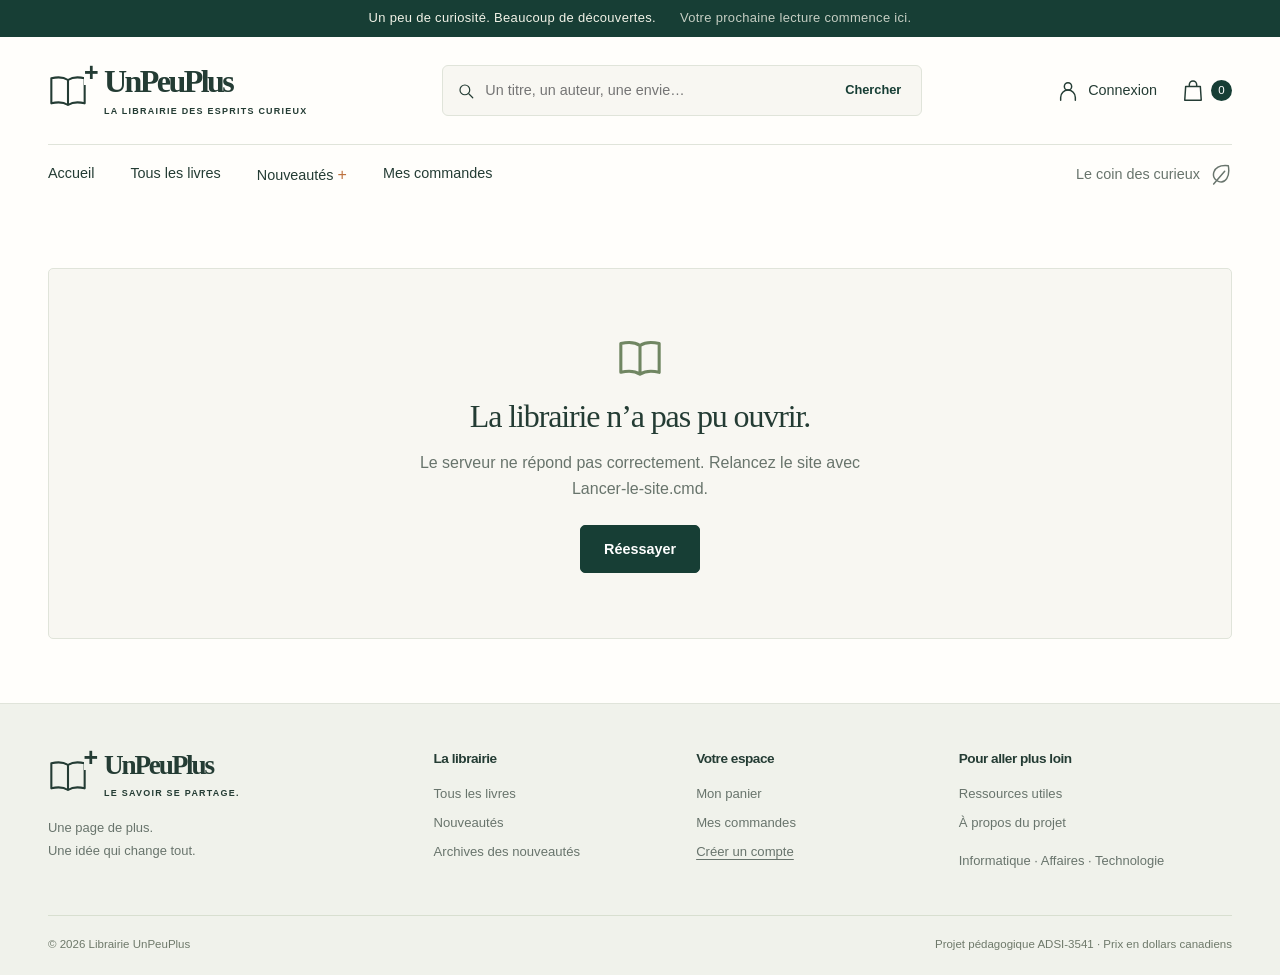
<file: UnPeuPlus/index.html>
<!doctype html>
<html lang="fr-CA">
<head>
  <meta charset="utf-8">
  <meta name="viewport" content="width=device-width, initial-scale=1">
  <meta name="theme-color" content="#173e35">
  <meta name="description" content="UnPeuPlus, votre librairie pour apprendre, entreprendre et comprendre. Explorez nos livres en informatique, affaires et technologie.">
  <title>UnPeuPlus — Une page de plus, un monde en plus.</title>
  <link rel="icon" href="assets/favicon.svg" type="image/svg+xml">
  <link rel="stylesheet" href="assets/styles.css">
  <script src="assets/app.js" defer></script>
</head>
<body>
  <a class="skip-link" href="#contenu">Aller au contenu</a>
  <svg class="icon-library" xmlns="http://www.w3.org/2000/svg" aria-hidden="true">
    <symbol id="i-book" viewBox="0 0 24 24"><path d="M12 6c-3-2-6-2-10-1v15c4-1 7-1 10 1 3-2 6-2 10-1V5c-4-1-7-1-10 1Zm0 0v15"/></symbol>
    <symbol id="i-search" viewBox="0 0 24 24"><circle cx="10.5" cy="10.5" r="6.5"/><path d="m16 16 5 5"/></symbol>
    <symbol id="i-user" viewBox="0 0 24 24"><circle cx="12" cy="7" r="4"/><path d="M4 22v-3a8 8 0 0 1 16 0v3"/></symbol>
    <symbol id="i-bag" viewBox="0 0 24 24"><path d="M4 7h16l1 15H3L4 7Zm4 0V5a4 4 0 0 1 8 0v2"/></symbol>
    <symbol id="i-code" viewBox="0 0 24 24"><path d="m7 6-6 6 6 6m10-12 6 6-6 6M14 3l-4 18"/></symbol>
    <symbol id="i-briefcase" viewBox="0 0 24 24"><rect x="2" y="7" width="20" height="15" rx="2"/><path d="M8 7V3h8v4M2 12c7 4 13 4 20 0M12 12v5"/></symbol>
    <symbol id="i-cpu" viewBox="0 0 24 24"><rect x="5" y="5" width="14" height="14" rx="2"/><path d="M9 1v4m6-4v4M9 19v4m6-4v4M1 9h4m-4 6h4m14-6h4m-4 6h4M9 9h6v6H9z"/></symbol>
    <symbol id="i-check" viewBox="0 0 24 24"><path d="m4 12 5 5L20 6"/></symbol>
    <symbol id="i-close" viewBox="0 0 24 24"><path d="m5 5 14 14M19 5 5 19"/></symbol>
    <symbol id="i-plus" viewBox="0 0 24 24"><path d="M12 4v16M4 12h16"/></symbol>
    <symbol id="i-minus" viewBox="0 0 24 24"><path d="M4 12h16"/></symbol>
    <symbol id="i-leaf" viewBox="0 0 24 24"><path d="M20 3C2 1 0 17 9 20c8 3 13-5 11-17ZM4 23 16 9"/></symbol>
    <symbol id="i-clock" viewBox="0 0 24 24"><circle cx="12" cy="12" r="10"/><path d="M12 5v7l4 3"/></symbol>
  </svg>
  <div class="announcement">Un peu de curiosité. Beaucoup de découvertes. <span>Votre prochaine lecture commence ici.</span></div>
  <header class="site-header">
    <div class="header-main wrap">
      <a class="brand" href="#accueil" aria-label="UnPeuPlus, accueil"><span class="brand-mark"><svg class="icon"><use href="#i-book"/></svg><b>+</b></span><span>UnPeuPlus<small>LA LIBRAIRIE DES ESPRITS CURIEUX</small></span></a>
      <form id="global-search" class="global-search" role="search"><svg class="icon"><use href="#i-search"/></svg><label class="sr-only" for="search">Rechercher un livre, un auteur ou un ISBN</label><input id="search" name="q" placeholder="Un titre, un auteur, une envie…" type="search" maxlength="150"><button type="submit" aria-label="Rechercher">Chercher</button></form>
      <div class="header-actions"><button id="account-button" class="account-button"><svg class="icon"><use href="#i-user"/></svg><span>Connexion</span></button><a class="cart-button" href="#panier" aria-label="Panier"><svg class="icon"><use href="#i-bag"/></svg><span id="cart-count">0</span></a></div>
    </div>
    <nav class="main-nav wrap" aria-label="Navigation principale"><div><a href="#accueil" data-nav="accueil">Accueil</a><a href="#livres" data-nav="livres">Tous les livres</a><a href="#nouveautes" data-nav="nouveautes">Nouveautés <span class="tiny-plus">+</span></a><a href="#compte" data-nav="compte">Mes commandes</a></div><a href="#ressources" data-nav="ressources">Le coin des curieux <svg class="icon"><use href="#i-leaf"/></svg></a></nav>
  </header>
  <main id="contenu" tabindex="-1"><div class="loading wrap" role="status">La bibliothèque ouvre ses portes…</div></main>
  <footer class="site-footer"><div class="wrap footer-grid"><div><a class="brand footer-brand" href="#accueil"><span class="brand-mark"><svg class="icon"><use href="#i-book"/></svg><b>+</b></span><span>UnPeuPlus<small>LE SAVOIR SE PARTAGE.</small></span></a><p>Une page de plus.<br>Une idée qui change tout.</p></div><div><h2>La librairie</h2><a href="#livres">Tous les livres</a><a href="#nouveautes">Nouveautés</a><a href="#archives">Archives des nouveautés</a></div><div><h2>Votre espace</h2><a href="#panier">Mon panier</a><a href="#compte">Mes commandes</a><button class="text-button" data-auth="register">Créer un compte</button></div><div><h2>Pour aller plus loin</h2><a href="#ressources">Ressources utiles</a><a href="remise.html">À propos du projet</a><p>Informatique · Affaires · Technologie</p></div></div><div class="wrap footer-bottom"><span>© <span id="year"></span> Librairie UnPeuPlus</span><span>Projet pédagogique ADSI-3541 · Prix en dollars canadiens</span></div></footer>
  <dialog id="auth-dialog" aria-labelledby="auth-title"><button class="close-dialog icon-button" aria-label="Fermer la fenêtre"><svg class="icon"><use href="#i-close"/></svg></button><div id="auth-content"></div></dialog>
  <div id="toast" class="toast" role="status" aria-live="polite"></div>
  <noscript><p class="notice">Activez JavaScript pour consulter le catalogue et utiliser votre espace client.</p></noscript>
</body>
</html>
</file>
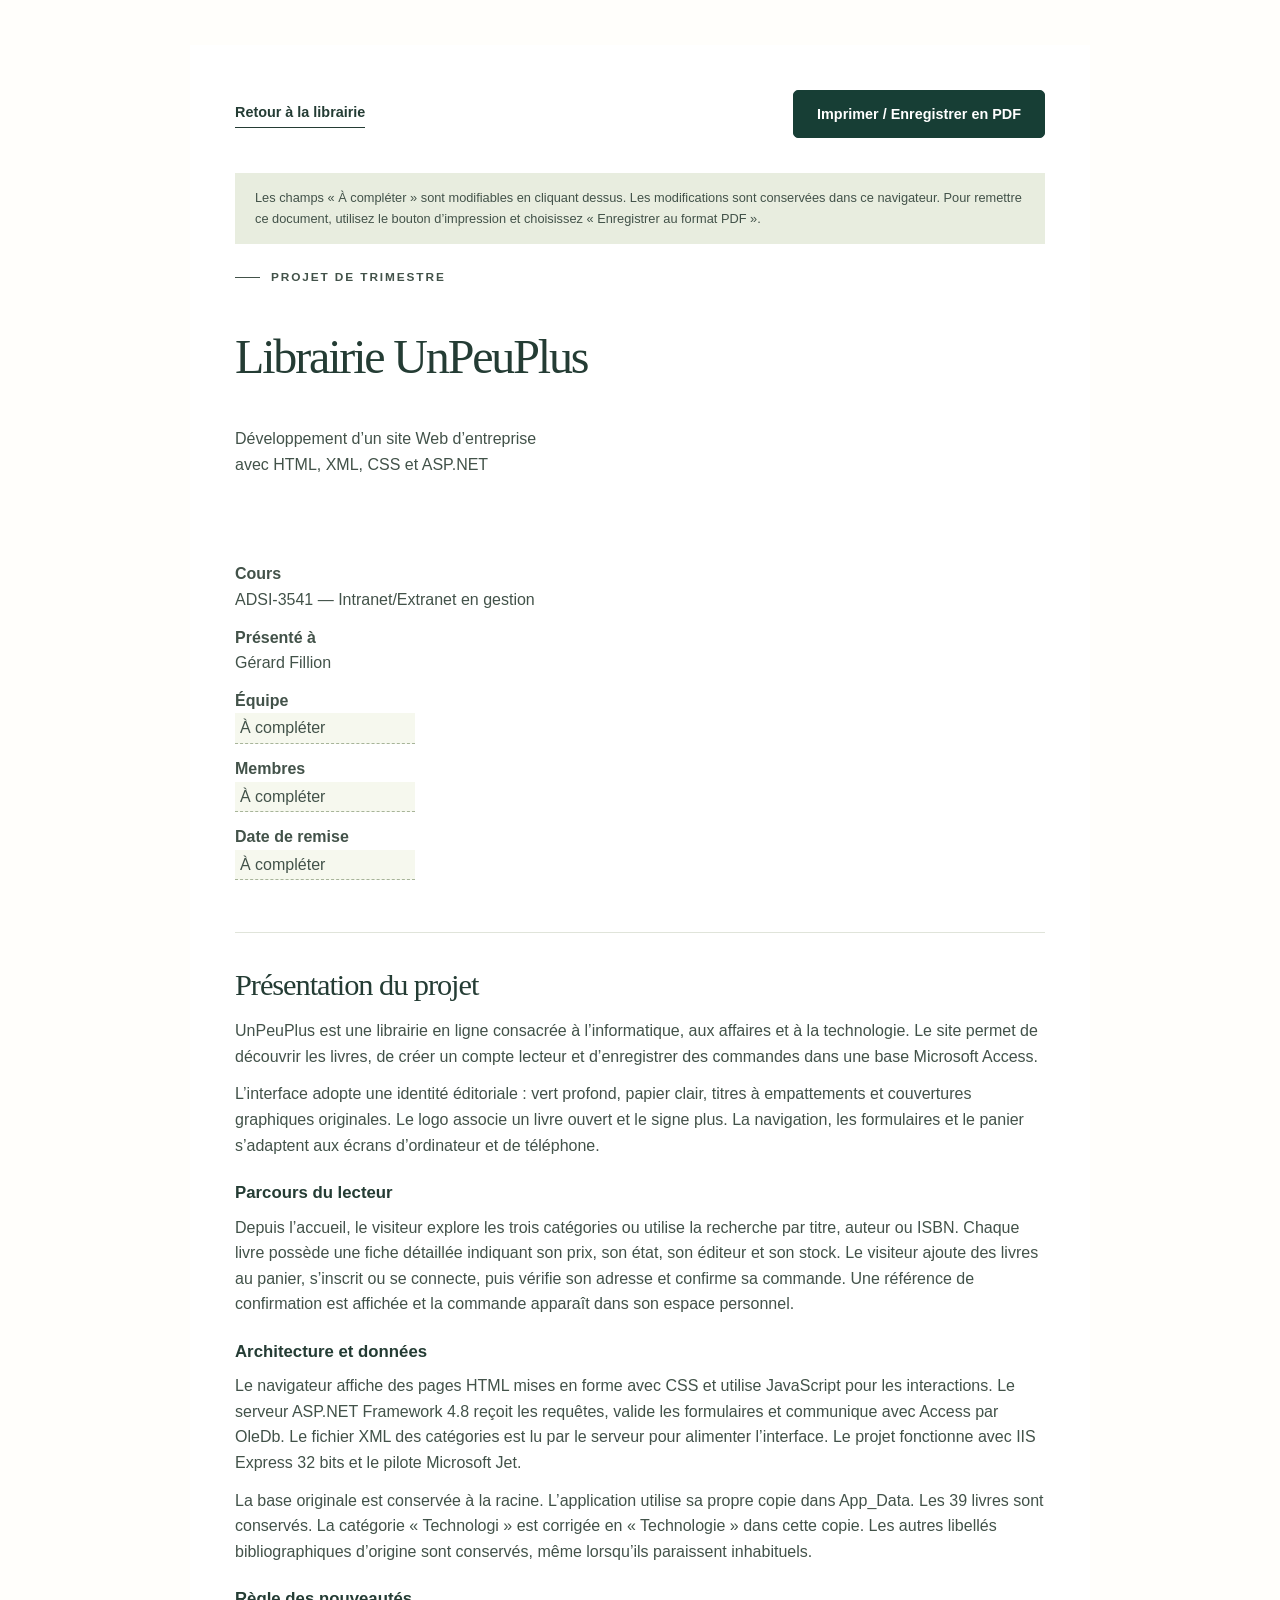
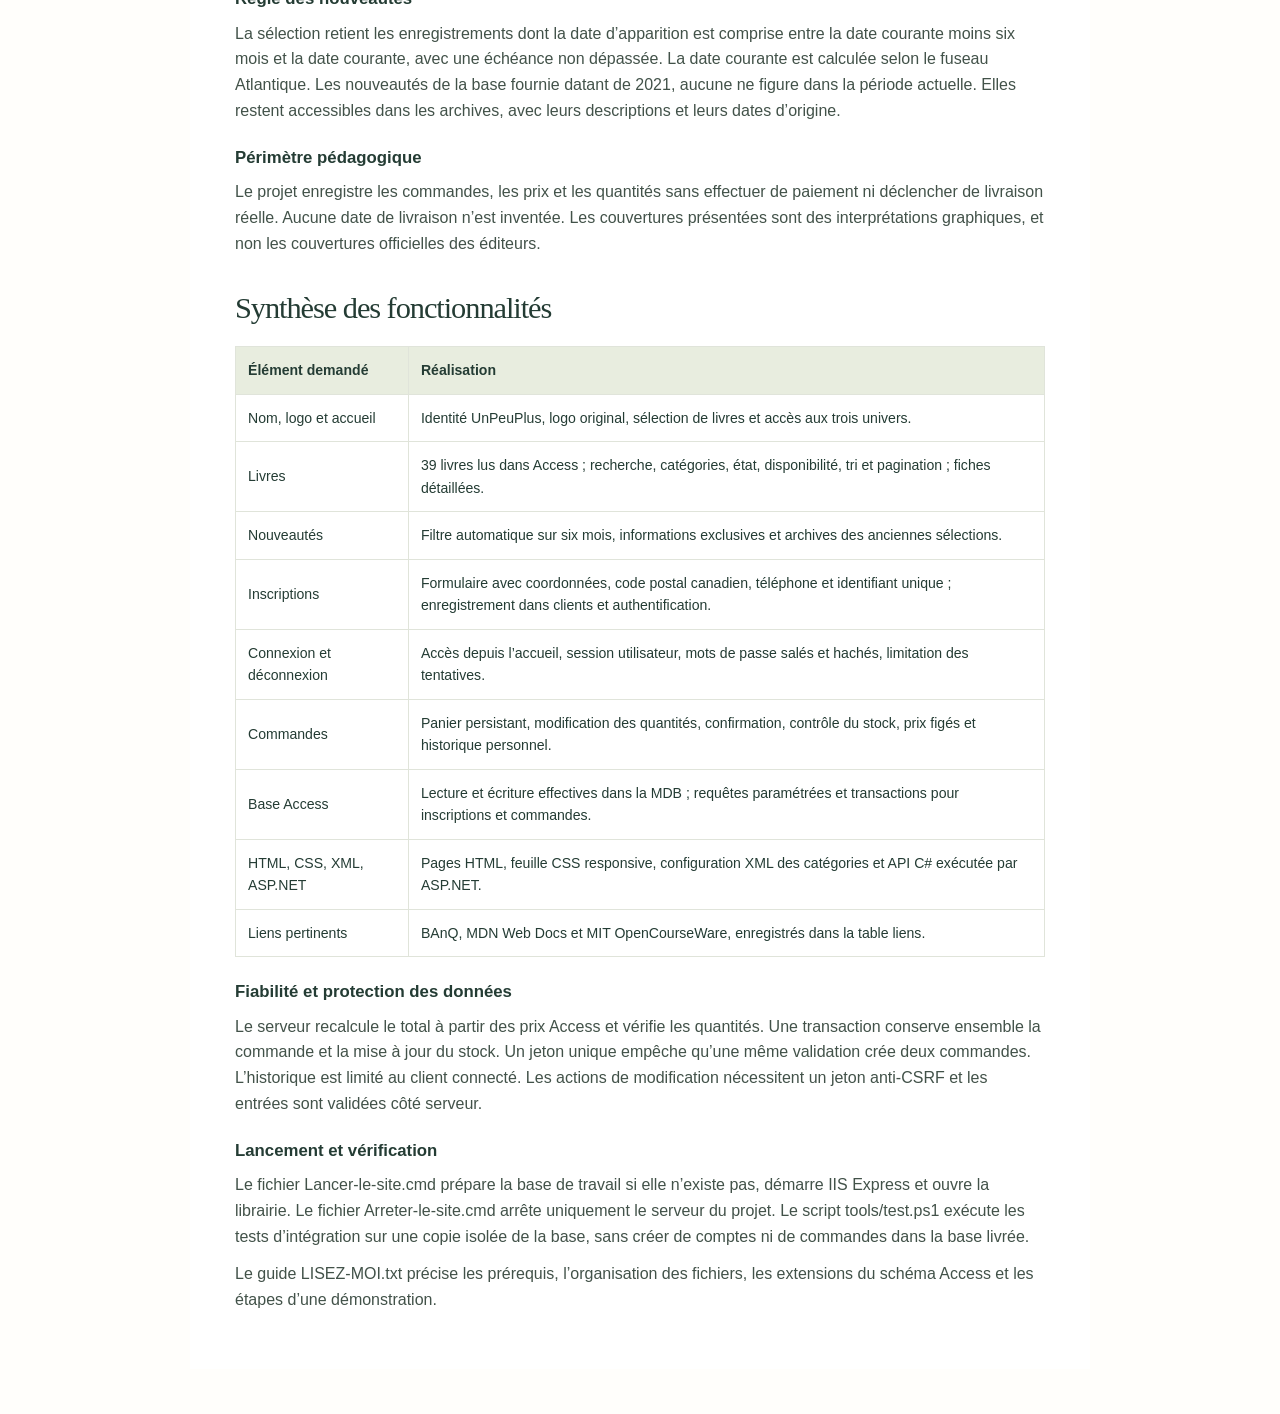
<file: UnPeuPlus/remise.html>
<!doctype html>
<html lang="fr-CA"><head><meta charset="utf-8"><meta name="viewport" content="width=device-width,initial-scale=1"><title>Présentation du projet — Librairie UnPeuPlus</title><link rel="stylesheet" href="assets/styles.css"><link rel="icon" href="assets/favicon.svg"><script src="assets/remise.js" defer></script></head>
<body><main class="project-document">
  <div class="print-toolbar"><a class="text-link" href="index.html">Retour à la librairie</a><button class="button" id="print-document">Imprimer / Enregistrer en PDF</button></div>
  <p class="edit-instruction">Les champs « À compléter » sont modifiables en cliquant dessus. Les modifications sont conservées dans ce navigateur. Pour remettre ce document, utilisez le bouton d’impression et choisissez « Enregistrer au format PDF ».</p>
  <section class="cover-page"><p class="eyebrow">Projet de trimestre</p><h1>Librairie UnPeuPlus</h1><p>Développement d’un site Web d’entreprise<br>avec HTML, XML, CSS et ASP.NET</p><div class="doc-meta"><p><strong>Cours</strong><br>ADSI-3541 — Intranet/Extranet en gestion</p><p><strong>Présenté à</strong><br>Gérard Fillion</p><p><strong>Équipe</strong><br><span contenteditable="true" role="textbox" aria-label="Nom de l’équipe" data-edit="equipe">À compléter</span></p><p><strong>Membres</strong><br><span contenteditable="true" role="textbox" aria-label="Membres de l’équipe" data-edit="membres">À compléter</span></p><p><strong>Date de remise</strong><br><span contenteditable="true" role="textbox" aria-label="Date de remise" data-edit="date">À compléter</span></p></div></section>
  <section class="project-page"><h2>Présentation du projet</h2><p>UnPeuPlus est une librairie en ligne consacrée à l’informatique, aux affaires et à la technologie. Le site permet de découvrir les livres, de créer un compte lecteur et d’enregistrer des commandes dans une base Microsoft Access.</p><p>L’interface adopte une identité éditoriale : vert profond, papier clair, titres à empattements et couvertures graphiques originales. Le logo associe un livre ouvert et le signe plus. La navigation, les formulaires et le panier s’adaptent aux écrans d’ordinateur et de téléphone.</p><h3>Parcours du lecteur</h3><p>Depuis l’accueil, le visiteur explore les trois catégories ou utilise la recherche par titre, auteur ou ISBN. Chaque livre possède une fiche détaillée indiquant son prix, son état, son éditeur et son stock. Le visiteur ajoute des livres au panier, s’inscrit ou se connecte, puis vérifie son adresse et confirme sa commande. Une référence de confirmation est affichée et la commande apparaît dans son espace personnel.</p><h3>Architecture et données</h3><p>Le navigateur affiche des pages HTML mises en forme avec CSS et utilise JavaScript pour les interactions. Le serveur ASP.NET Framework 4.8 reçoit les requêtes, valide les formulaires et communique avec Access par OleDb. Le fichier XML des catégories est lu par le serveur pour alimenter l’interface. Le projet fonctionne avec IIS Express 32 bits et le pilote Microsoft Jet.</p><p>La base originale est conservée à la racine. L’application utilise sa propre copie dans App_Data. Les 39 livres sont conservés. La catégorie « Technologi » est corrigée en « Technologie » dans cette copie. Les autres libellés bibliographiques d’origine sont conservés, même lorsqu’ils paraissent inhabituels.</p><h3>Règle des nouveautés</h3><p>La sélection retient les enregistrements dont la date d’apparition est comprise entre la date courante moins six mois et la date courante, avec une échéance non dépassée. La date courante est calculée selon le fuseau Atlantique. Les nouveautés de la base fournie datant de 2021, aucune ne figure dans la période actuelle. Elles restent accessibles dans les archives, avec leurs descriptions et leurs dates d’origine.</p><h3>Périmètre pédagogique</h3><p>Le projet enregistre les commandes, les prix et les quantités sans effectuer de paiement ni déclencher de livraison réelle. Aucune date de livraison n’est inventée. Les couvertures présentées sont des interprétations graphiques, et non les couvertures officielles des éditeurs.</p></section>
  <section><h2>Synthèse des fonctionnalités</h2><table><thead><tr><th>Élément demandé</th><th>Réalisation</th></tr></thead><tbody><tr><td>Nom, logo et accueil</td><td>Identité UnPeuPlus, logo original, sélection de livres et accès aux trois univers.</td></tr><tr><td>Livres</td><td>39 livres lus dans Access ; recherche, catégories, état, disponibilité, tri et pagination ; fiches détaillées.</td></tr><tr><td>Nouveautés</td><td>Filtre automatique sur six mois, informations exclusives et archives des anciennes sélections.</td></tr><tr><td>Inscriptions</td><td>Formulaire avec coordonnées, code postal canadien, téléphone et identifiant unique ; enregistrement dans clients et authentification.</td></tr><tr><td>Connexion et déconnexion</td><td>Accès depuis l’accueil, session utilisateur, mots de passe salés et hachés, limitation des tentatives.</td></tr><tr><td>Commandes</td><td>Panier persistant, modification des quantités, confirmation, contrôle du stock, prix figés et historique personnel.</td></tr><tr><td>Base Access</td><td>Lecture et écriture effectives dans la MDB ; requêtes paramétrées et transactions pour inscriptions et commandes.</td></tr><tr><td>HTML, CSS, XML, ASP.NET</td><td>Pages HTML, feuille CSS responsive, configuration XML des catégories et API C# exécutée par ASP.NET.</td></tr><tr><td>Liens pertinents</td><td>BAnQ, MDN Web Docs et MIT OpenCourseWare, enregistrés dans la table liens.</td></tr></tbody></table><h3>Fiabilité et protection des données</h3><p>Le serveur recalcule le total à partir des prix Access et vérifie les quantités. Une transaction conserve ensemble la commande et la mise à jour du stock. Un jeton unique empêche qu’une même validation crée deux commandes. L’historique est limité au client connecté. Les actions de modification nécessitent un jeton anti-CSRF et les entrées sont validées côté serveur.</p><h3>Lancement et vérification</h3><p>Le fichier Lancer-le-site.cmd prépare la base de travail si elle n’existe pas, démarre IIS Express et ouvre la librairie. Le fichier Arreter-le-site.cmd arrête uniquement le serveur du projet. Le script tools/test.ps1 exécute les tests d’intégration sur une copie isolée de la base, sans créer de comptes ni de commandes dans la base livrée.</p><p>Le guide LISEZ-MOI.txt précise les prérequis, l’organisation des fichiers, les extensions du schéma Access et les étapes d’une démonstration.</p></section>
</main></body></html>
</file>
<file: UnPeuPlus/assets/styles.css>
@charset "UTF-8";
:root{--forest:#173e35;--deep:#102e28;--ink:#243c34;--muted:#68746c;--cream:#f8f7f2;--paper:#fffefb;--line:#e0e4da;--sage:#e8eddf;--lime:#dce6b9;--gold:#bd723f;--serif:Georgia,'Times New Roman',serif;--sans:'Segoe UI',Arial,sans-serif}
*{box-sizing:border-box}html{scroll-behavior:smooth}body{margin:0;background:var(--paper);color:var(--ink);font:16px/1.6 var(--sans)}button,input,select{font:inherit}button,a,input,select{-webkit-tap-highlight-color:transparent}button,a{touch-action:manipulation}button{cursor:pointer}button:disabled{cursor:not-allowed;opacity:.55}a{color:inherit;text-decoration:none}button{color:inherit}button,input,select{border-radius:6px}a,button,input,select{outline-offset:5px}a:focus-visible,button:focus-visible,input:focus-visible,select:focus-visible{outline:3px solid #a66e2d}h1,h2,h3,p{margin:0}h1,h2,h3{line-height:1.15}h1,h2{font-family:var(--serif);font-weight:400}h1{font-size:clamp(2.5rem,4.8vw,4.6rem);letter-spacing:-.045em}h2{font-size:clamp(1.9rem,3vw,2.65rem);letter-spacing:-.035em}h3{font-size:1.05rem}p{color:var(--muted)}.wrap{width:min(1280px,calc(100% - 96px));margin-inline:auto}.icon{width:22px;height:22px;fill:none;stroke:currentColor;stroke-width:1.6;stroke-linecap:round;stroke-linejoin:round;flex-shrink:0;vertical-align:middle}.icon-library,.sr-only{position:absolute;width:1px;height:1px;overflow:hidden;clip:rect(0,0,0,0);white-space:nowrap}.skip-link{position:fixed;z-index:100;top:-70px;left:20px;background:white;padding:12px}.skip-link:focus{top:8px}.announcement{background:var(--forest);text-align:center;color:#f2f3e8;padding:8px 20px;font-size:.81rem;letter-spacing:.025em}.announcement span{opacity:.8;margin-left:20px}.site-header{background:var(--paper)}.header-main{display:flex;align-items:center;justify-content:space-between;gap:40px;padding-top:27px;padding-bottom:26px}.brand{display:inline-flex;align-items:center;gap:12px;flex-shrink:0;font-family:var(--serif);font-size:2rem;font-weight:bold;letter-spacing:-.08em;line-height:1.1}.brand small{display:block;font:600 .56rem/1.3 var(--sans);letter-spacing:.14em;margin-top:7px}.brand-mark{position:relative;width:44px;height:42px}.brand-mark>.icon{width:40px;height:40px;stroke-width:1.25}.brand-mark b{position:absolute;right:-4px;top:-10px;font:700 25px var(--sans);background:var(--paper);line-height:1}.global-search{display:flex;align-items:center;background:var(--cream);border:1px solid var(--line);border-radius:6px;max-width:480px;flex:1;padding:0 14px;gap:10px}.global-search input{min-width:0;flex:1;border:0;background:transparent;padding:13px 0;font-size:.9rem;outline-offset:0}.global-search button{border:0;background:transparent;font-size:.8rem;color:var(--forest);font-weight:600}.global-search .icon{width:18px}.header-actions{display:flex;gap:25px;align-items:center}.account-button{display:flex;gap:9px;align-items:center;border:0;background:transparent;font-size:.9rem;padding:8px 0}.cart-button{display:flex;align-items:center;gap:7px}.cart-button span{background:var(--forest);color:white;border-radius:50%;min-width:21px;height:21px;text-align:center;line-height:21px;font-size:.72rem}.main-nav{display:flex;align-items:center;justify-content:space-between;border-top:1px solid var(--line);padding-top:0;padding-bottom:0;font-size:.9rem}.main-nav>div{display:flex;gap:36px}.main-nav a{padding:17px 0;position:relative;white-space:nowrap}.main-nav a[aria-current=page]{color:var(--forest);font-weight:600}.main-nav a[aria-current=page]:after{content:'';position:absolute;height:2px;background:var(--forest);bottom:0;left:0;right:0}.main-nav>a{color:var(--muted);display:flex;gap:10px;align-items:center}.tiny-plus{font-size:1rem;color:var(--gold)}
.hero{background:#ecefe5;position:relative;overflow:hidden;border-top:1px solid #e5e9dd}.hero-inner{display:grid;grid-template-columns:1fr 1fr;min-height:505px;align-items:center;gap:30px}.hero-copy{padding:50px 0 55px;position:relative;z-index:2}.eyebrow{font-size:.74rem;text-transform:uppercase;letter-spacing:.16em;font-weight:700;color:var(--forest);display:flex;align-items:center;gap:11px;margin-bottom:20px}.eyebrow:before{content:'';width:25px;height:1px;background:currentColor}.hero h1{max-width:600px}.hero h1 em{font-weight:400;color:#5a7659}.hero-copy>p{max-width:420px;font-size:1rem;line-height:1.8;margin:24px 0 30px}.button-row{display:flex;gap:16px;align-items:center;flex-wrap:wrap}.button{display:inline-flex;gap:10px;align-items:center;justify-content:center;background:var(--forest);color:#fff;padding:13px 23px;border:1px solid var(--forest);font-size:.9rem;font-weight:600;line-height:1.4;border-radius:5px;transition:background .2s,transform .2s}.button:hover{background:#245343;transform:translateY(-1px)}.button.secondary{background:transparent;color:var(--forest);border-color:#9baa95}.button.secondary:hover{background:#e3e9d9}.button.light{background:var(--lime);color:var(--forest);border-color:var(--lime)}.button.small{padding:9px 16px;font-size:.84rem}.text-link{font-size:.9rem;border-bottom:1px solid currentColor;padding-bottom:3px;font-weight:600}.hero-note{margin-top:27px;display:flex;align-items:center;gap:9px;font-size:.8rem;color:#5d715e}.hero-note .icon{width:17px}.hero-art{height:470px;position:relative;align-self:end;isolation:isolate}.hero-art:before{content:'';position:absolute;width:430px;height:430px;border:1px solid #bfcdb6;border-radius:50%;left:40px;top:30px}.hero-art:after{content:'';position:absolute;width:330px;height:330px;border:1px solid #ced7c5;border-radius:50%;left:90px;top:80px;z-index:-1}.art-shelf{position:absolute;left:0;right:-80px;bottom:35px;height:22px;border-radius:50%;background:#b6c0a5;filter:blur(20px);opacity:.4}.hero-book{position:absolute;width:188px;height:278px;box-shadow:9px 12px 12px #1b352b23;transform-origin:bottom center;border-radius:2px 6px 6px 2px;display:flex;flex-direction:column;padding:23px 21px;border-left:8px solid #ffffff12;text-align:left;overflow:hidden}.hero-book:after{content:'';position:absolute;right:1px;top:0;height:100%;width:5px;background:repeating-linear-gradient(0deg,#eee6d8 0px,#eee6d8 1px,#cbc4b7 2px);border-left:1px solid #0002}.hero-book .mini{font-size:9px;letter-spacing:.11em;font-family:var(--sans);text-transform:uppercase}.hero-book strong{font:400 30px/1.04 var(--serif);margin-top:22px;letter-spacing:-.035em}.hero-book .byline{font-size:10px;position:absolute;bottom:20px;left:20px}.hero-book.one{left:24px;bottom:65px;background:#d8ac75;color:#314735;transform:rotate(-15deg);z-index:1}.hero-book.two{left:176px;bottom:61px;background:#204d40;color:#f8efd8;transform:rotate(4deg);z-index:3;height:310px;width:206px}.hero-book.three{left:337px;bottom:68px;background:#e8d9c7;color:#9f553a;transform:rotate(17deg);z-index:2;width:180px;height:254px}.book-orbit{width:128px;height:128px;border:1px solid currentColor;border-radius:50%;position:absolute;bottom:48px;left:32px}.book-orbit:after,.book-orbit:before{content:'';position:absolute;inset:14px;border:1px solid currentColor;border-radius:50%}.book-orbit:after{inset:29px}.hero-book.one .book-orbit{border-radius:0;transform:rotate(35deg);width:80px;height:80px;left:50px;bottom:57px}.hero-book.three .book-orbit{width:100px;height:100px;left:40px;bottom:50px}.art-label{position:absolute;right:0;top:25px;font:italic 17px var(--serif);transform:rotate(8deg);color:#617058}.art-star{font:52px var(--serif);position:absolute;left:83px;top:23px;color:#8c9b70}.art-caption{position:absolute;right:0;bottom:15px;font-size:.68rem;color:#5c6c5c;letter-spacing:.04em}
.values-strip{border-bottom:1px solid var(--line);background:#fafaf6}.values-inner{display:grid;grid-template-columns:repeat(3,1fr);padding-top:20px;padding-bottom:20px}.value{display:flex;gap:13px;align-items:center;justify-content:center;font-size:.83rem}.value+.value{border-left:1px solid var(--line)}.value .icon{color:#637d53}.section{padding-top:64px;padding-bottom:64px}.section-head{display:flex;justify-content:space-between;align-items:end;gap:20px;margin-bottom:28px}.section-head p{margin-top:10px;font-size:.94rem}.section-head .eyebrow{margin-bottom:10px}.category-grid{display:grid;grid-template-columns:repeat(3,1fr);gap:22px}.category-card{display:flex;align-items:center;gap:19px;border:1px solid var(--line);padding:25px 24px;transition:background .2s,border-color .2s;background:#fff}.category-card:hover{background:var(--cream);border-color:#80977c}.category-card .category-icon{height:54px;width:54px;border-radius:50%;background:#edf0e6;display:grid;place-items:center;flex-shrink:0}.category-card:nth-child(2) .category-icon{background:#f5ede0;color:#936d39}.category-card:nth-child(3) .category-icon{background:#e8edf0;color:#517780}.category-card h3{font-family:var(--serif);font-weight:400;font-size:1.45rem}.category-card p{font-size:.8rem;margin-top:4px}.selection-section{background:var(--cream);border-top:1px solid #f0f0e9;border-bottom:1px solid #f0f0e9}.books-grid{display:grid;grid-template-columns:repeat(4,minmax(0,1fr));gap:32px 26px}.book-card{min-width:0;display:flex;flex-direction:column}.cover-link{display:block;position:relative;background:#eeeee6;padding:26px 32px;height:280px;overflow:hidden;border-radius:3px;transition:background .2s}.cover-link:hover{background:#e2e6d9}.book-cover{--cover:#244d43;--text:#f5eddb;height:100%;width:150px;max-width:100%;margin:auto;box-shadow:5px 7px 10px #172e2929;border-radius:1px 4px 4px 1px;border-left:6px solid #0002;background:var(--cover);color:var(--text);position:relative;display:flex;flex-direction:column;justify-content:space-between;overflow:hidden;padding:18px 14px;transition:transform .25s}.cover-link:hover .book-cover{transform:translateY(-5px) rotate(-2deg)}.cover-cat{font-size:.48rem;letter-spacing:.12em;text-transform:uppercase;z-index:1}.cover-title{font-family:var(--serif);font-size:1.3rem;line-height:1.1;z-index:1;overflow-wrap:anywhere;font-weight:400;margin-top:8px;max-height:114px;overflow:hidden}.cover-title.long{font-size:1rem}.cover-author{font-size:.58rem;line-height:1.3;z-index:1;margin-top:auto;padding-top:8px}.cover-art{height:85px;width:85px;position:absolute;bottom:30px;right:-10px;border:1px solid currentColor;border-radius:50%;opacity:.23}.cover-art:after{content:'';position:absolute;inset:13px;border:1px solid currentColor;border-radius:50%}.cover-art:before{content:'';position:absolute;inset:26px;border:1px solid currentColor;border-radius:50%}.cover-v1{--cover:#d8ae78;--text:#2f4035}.cover-v2{--cover:#ddd7c7;--text:#484e3c}.cover-v3{--cover:#6d7e85;--text:#fff5e3}.cover-v4{--cover:#a7503a;--text:#fff1d7}.cover-v5{--cover:#252d35;--text:#f5daa0}.cover-v6{--cover:#949c71;--text:#233b2e}.cover-v7{--cover:#e5cbb5;--text:#8b4338}.cover-v1 .cover-art,.cover-v4 .cover-art{border-radius:0;transform:rotate(35deg)}.cover-v3 .cover-art{width:160px;height:160px;bottom:-40px;right:-60px}.book-tag{position:absolute;top:13px;left:13px;background:var(--paper);padding:3px 8px;font-size:.66rem;letter-spacing:.015em;border-radius:2px;z-index:2}.book-info{padding-top:17px;display:flex;flex-direction:column;flex:1}.book-category{font-size:.66rem;font-weight:700;letter-spacing:.09em;text-transform:uppercase;color:#6b795c;margin-bottom:7px}.book-info h3{font-family:var(--serif);font-weight:400;font-size:1.18rem;line-height:1.35;display:-webkit-box;-webkit-line-clamp:2;-webkit-box-orient:vertical;overflow:hidden}.book-info h3 a:hover{text-decoration:underline}.book-author{font-size:.82rem;margin:7px 0 12px;overflow:hidden;text-overflow:ellipsis;white-space:nowrap}.book-bottom{display:flex;justify-content:space-between;align-items:center;margin-top:auto}.price{font-size:1rem;font-weight:600;font-variant-numeric:tabular-nums}.add-book{width:35px;height:35px;background:transparent;border:1px solid #aebba4;border-radius:50%;display:grid;place-items:center}.add-book:hover{background:var(--forest);color:white}.add-book .icon{width:18px}.membership{margin-top:60px;margin-bottom:60px;display:grid;grid-template-columns:1fr auto;align-items:center;gap:45px;background:var(--forest);color:white;padding:48px 52px;position:relative;overflow:hidden}.membership h2{font-size:2.4rem}.membership p{color:#cad8c7;margin-top:12px;max-width:580px;font-size:.93rem}.membership .eyebrow{color:var(--lime);margin-bottom:13px}.membership .button-row{justify-content:end}.membership .text-link{color:#eef0e4}.site-footer{background:#f0f2eb;border-top:1px solid var(--line);padding-top:47px}.footer-grid{display:grid;grid-template-columns:1.25fr .8fr .8fr 1fr;gap:44px;padding-bottom:42px}.footer-brand{font-size:1.7rem}.footer-brand .brand-mark b{background:#f0f2eb}.footer-grid h2{font:600 .85rem var(--sans);margin:0 0 17px}.footer-grid>div>a:not(.brand),.footer-grid .text-button{display:block;font-size:.82rem;color:var(--muted);margin-bottom:8px}.footer-grid p{font-size:.81rem;margin-top:16px;line-height:1.8}.footer-bottom{border-top:1px solid #d8dfd0;display:flex;justify-content:space-between;padding-top:19px;padding-bottom:22px;color:#6e796a;font-size:.72rem}.text-button{border:0;background:transparent;padding:0;text-align:left;text-decoration:underline;text-underline-offset:3px}.page-heading{background:var(--cream);border-top:1px solid var(--line);padding:38px 0 40px}.breadcrumb{font-size:.78rem;color:var(--muted);margin-bottom:22px;display:flex;gap:10px;flex-wrap:wrap}.breadcrumb a:hover{text-decoration:underline}.page-heading h1{font-size:3.2rem}.page-heading p{margin-top:14px;max-width:700px}.catalog-layout{display:grid;grid-template-columns:208px 1fr;gap:42px;padding-top:38px;padding-bottom:65px}.filter-panel h2{font:600 .9rem var(--sans);margin-bottom:17px}.filter-list{display:flex;flex-direction:column;gap:4px}.filter-button{display:flex;justify-content:space-between;align-items:center;gap:6px;padding:11px 12px;background:transparent;border:0;text-align:left;font-size:.87rem}.filter-button.selected{background:var(--sage);color:var(--forest);font-weight:600}.filter-button span{font-size:.73rem;color:#62765a}.filter-panel .filter-group{border-bottom:1px solid var(--line);padding-bottom:25px;margin-bottom:25px}.filter-panel select{width:100%}.filter-panel .field{margin-bottom:14px}.filter-note{font-family:var(--serif);font-style:italic;font-size:1.2rem;line-height:1.4;color:#738263;padding-top:14px}.catalog-toolbar{display:flex;align-items:center;justify-content:space-between;gap:20px;margin-bottom:24px;font-size:.85rem}.catalog-toolbar p{color:var(--ink)}select{border:1px solid #cbd3c5;background:#fff;padding:10px 35px 10px 12px;appearance:none;background-image:url("data:image/svg+xml,%3Csvg xmlns='http://www.w3.org/2000/svg' width='12' height='12' viewBox='0 0 12 12'%3E%3Cpath d='m2 4 4 4 4-4' fill='none' stroke='%23173e35' stroke-width='1.5'/%3E%3C/svg%3E");background-repeat:no-repeat;background-position:right 12px center;font-size:.85rem}.catalog-layout .books-grid{grid-template-columns:repeat(3,minmax(0,1fr));gap:32px 22px}.catalog-layout .cover-link{height:270px;padding:25px}.search-summary{display:flex;gap:12px;align-items:center;background:#edf0e7;padding:10px 16px;margin-bottom:22px;font-size:.9rem}.pagination{display:flex;justify-content:center;gap:10px;margin-top:38px}.pagination button{border:1px solid var(--line);background:transparent;padding:8px 15px}.pagination button[aria-current=page]{background:var(--forest);color:white}.notice{background:#eef1e5;border-left:3px solid #87976a;padding:18px 22px;margin:0 0 25px;font-size:.91rem}.notice p{color:#556548}.empty-state{background:var(--cream);border:1px solid var(--line);text-align:center;padding:65px 30px;border-radius:5px;grid-column:1/-1}.empty-state>.icon{width:46px;height:46px;color:#708662;margin-bottom:18px}.empty-state h2{font-size:2rem;margin-bottom:15px}.empty-state p{max-width:470px;margin:0 auto 24px}.empty-state .button-row{justify-content:center}.loading{padding-top:100px;padding-bottom:120px;text-align:center}.book-detail{display:grid;grid-template-columns:420px 1fr;gap:70px;padding-top:36px;padding-bottom:65px}.detail-cover{background:#eceee6;min-height:475px;display:flex;align-items:center;justify-content:center;position:relative;padding:50px}.detail-cover .book-cover{width:230px;height:340px;padding:29px 25px;border-left-width:9px;box-shadow:12px 18px 20px #142c2a29}.detail-cover .cover-title{font-size:2rem;max-height:200px}.detail-cover .cover-title.long{font-size:1.6rem}.detail-cover .cover-author{font-size:.84rem}.detail-cover .cover-cat{font-size:.65rem}.detail-cover .cover-art{width:140px;height:140px;bottom:55px}.cover-disclaimer{position:absolute;bottom:14px;left:0;width:100%;text-align:center;font-size:.65rem;color:#6b7663}.detail-copy h1{font-size:2.65rem;line-height:1.1;margin-top:8px;letter-spacing:-.035em}.detail-author{font-size:1rem;margin-top:15px}.detail-price{font-size:1.8rem;font-weight:600;margin-top:22px}.stock{font-size:.82rem;display:flex;align-items:center;gap:8px;margin-top:5px;color:#4c7049}.stock .icon{width:17px}.detail-copy .description{margin:24px 0;line-height:1.85;color:#566259}.detail-copy dl{display:grid;grid-template-columns:110px 1fr;gap:8px;font-size:.85rem;border-top:1px solid var(--line);padding-top:21px;margin-top:25px}.detail-copy dt{color:var(--muted)}.detail-copy dd{margin:0}.purchase-row{display:flex;gap:12px;align-items:center}.quantity-input{width:70px;padding:10px;border:1px solid #c3cdbd;background:#fff}.detail-copy .exclusive{margin-top:25px;padding:20px;background:var(--sage);font-size:.88rem}.exclusive h2{font-size:1.5rem;margin-bottom:10px}.cart-layout{display:grid;grid-template-columns:1fr 350px;gap:48px;padding-top:40px;padding-bottom:65px}.cart-line{display:grid;grid-template-columns:70px 1fr auto;gap:22px;border-bottom:1px solid var(--line);padding:24px 0;align-items:center}.cart-line:first-child{padding-top:0}.mini-cover{height:96px}.mini-cover .book-cover{width:65px;padding:8px 5px;border-left-width:3px}.mini-cover .cover-title{font-size:.6rem;max-height:52px}.mini-cover .cover-cat,.mini-cover .cover-author,.mini-cover .cover-art{display:none}.cart-line h2{font-size:1.25rem;letter-spacing:-.02em;line-height:1.35}.cart-line p{font-size:.83rem;margin-top:5px}.cart-line .remove{font-size:.75rem;color:var(--muted);margin-top:12px}.line-actions{text-align:right}.stepper{display:inline-flex;align-items:center;border:1px solid #cdd5c7;border-radius:4px;margin-top:13px}.stepper button{background:transparent;border:0;padding:7px 10px;display:grid;place-items:center}.stepper .icon{width:14px;height:14px}.stepper span{font-size:.85rem;min-width:24px;text-align:center}.summary-card{background:var(--cream);border:1px solid var(--line);padding:27px;height:fit-content;position:sticky;top:20px}.summary-card h2{font-size:1.6rem;margin-bottom:23px}.summary-row{display:flex;justify-content:space-between;gap:12px;font-size:.9rem;margin-bottom:12px}.summary-total{font-weight:600;border-top:1px solid #ccd6c3;margin-top:20px;padding-top:20px;font-size:1.1rem}.summary-card .button{width:100%;margin-top:18px}.summary-card .fine-print{font-size:.75rem;margin-top:15px;line-height:1.6}.delivery-address{border-top:1px solid var(--line);margin-top:22px;padding-top:22px;font-size:.85rem}.delivery-address h3{font-size:.85rem;margin-bottom:8px}.checkbox-label{display:flex;align-items:start;gap:10px;font-size:.8rem;margin-top:20px}.checkbox-label input{margin-top:6px;accent-color:var(--forest)}.order-card{border:1px solid var(--line);margin-bottom:24px;border-radius:5px;overflow:hidden}.order-header{background:var(--cream);display:flex;justify-content:space-between;align-items:center;gap:20px;padding:20px 25px}.order-header h2{font:600 1rem var(--sans)}.order-header p{font-size:.8rem;margin-top:5px}.status-pill{display:inline-block;background:#e5eddb;color:#375b36;border-radius:30px;padding:5px 12px;font-size:.74rem}.order-body{padding:15px 25px}.order-line{display:flex;justify-content:space-between;gap:20px;padding:13px 0;border-bottom:1px solid #edf0e8;font-size:.88rem}.order-address{padding-top:15px;padding-bottom:6px;font-size:.8rem}.account-layout{display:grid;grid-template-columns:1fr 300px;gap:38px;padding-top:40px;padding-bottom:65px}.account-panel{background:var(--cream);padding:25px;height:fit-content;border:1px solid var(--line)}.account-panel h2{font-size:1.5rem;margin-bottom:15px}.account-panel p{font-size:.85rem;margin-bottom:20px}.account-panel .text-button{font-size:.85rem}.success-box{background:#eaf0df;text-align:center;padding:36px;margin-bottom:30px;border:1px solid #cbd9ba}.success-box>.icon{width:35px;height:35px;margin-bottom:12px}.success-box h2{margin-bottom:15px}.resource-grid{display:grid;grid-template-columns:repeat(3,1fr);gap:24px}.resource-card{border:1px solid var(--line);background:var(--cream);padding:30px;display:flex;flex-direction:column;align-items:start;gap:18px}.resource-card h2{font-size:1.7rem}.resource-card p{font-size:.9rem;flex:1}.resource-card .domain{font-size:.7rem;letter-spacing:.07em;text-transform:uppercase;color:#697c5c}.toast{position:fixed;bottom:25px;left:50%;transform:translate(-50%,30px);z-index:100;max-width:calc(100% - 36px);padding:14px 23px;background:var(--forest);color:white;border-radius:6px;box-shadow:0 10px 30px #0002;font-size:.9rem;opacity:0;pointer-events:none;transition:opacity .2s,transform .2s}.toast.visible{opacity:1;transform:translate(-50%,0)}
dialog{border:1px solid #d6dfca;border-radius:10px;padding:42px;width:min(540px,calc(100% - 32px));max-height:90vh;background:var(--paper);color:var(--ink);box-shadow:0 20px 80px #0003}dialog.register-dialog{width:min(660px,calc(100% - 32px))}dialog::backdrop{background:#122e286b;backdrop-filter:blur(3px)}.close-dialog{position:absolute;top:13px;right:13px}.icon-button{border:0;background:transparent;padding:6px;display:grid;place-items:center}.auth-heading h2{font-size:2.1rem;margin-bottom:12px}.auth-heading p{font-size:.9rem;margin-bottom:25px}.auth-heading .eyebrow{margin-bottom:12px}.form-grid{display:grid;grid-template-columns:1fr 1fr;gap:16px}.field{display:flex;flex-direction:column;gap:6px;margin-bottom:17px}.form-grid .field{margin-bottom:0}.field.full{grid-column:1/-1}.field label{font-size:.83rem;font-weight:600}.field input{border:1px solid #bfcab6;background:white;padding:11px 12px;width:100%;min-width:0}.field small{font-size:.74rem;color:var(--muted)}.form-submit{width:100%;margin-top:24px}.auth-switch{text-align:center;font-size:.85rem;margin-top:23px}.auth-switch button{font-weight:600;color:var(--forest)}.form-error{color:#8f3028;background:#fae8e2;padding:12px 15px;margin:14px 0;font-size:.85rem;border-left:3px solid #b7664f}.form-error:empty{display:none}.auth-hint{font-size:.74rem;margin-top:15px}.project-document{max-width:900px;margin:45px auto;padding:45px;background:white}.project-document h1{font-size:3rem}.project-document h2{font-size:1.9rem;margin:35px 0 15px}.project-document h3{margin:25px 0 12px}.project-document p{margin:12px 0;color:#425249}.project-document table{width:100%;border-collapse:collapse;font-size:.88rem;margin:20px 0}.project-document th,.project-document td{border:1px solid var(--line);padding:12px;text-align:left}.project-document th{background:var(--sage)}.project-document .cover-page{min-height:600px;display:flex;flex-direction:column;justify-content:center;border-bottom:1px solid var(--line);padding-bottom:40px}.project-document .cover-page h1{margin:30px 0}.project-document .doc-meta{margin-top:60px}.print-toolbar{display:flex;justify-content:space-between;align-items:center;gap:20px;margin-bottom:35px}.print-only{display:none}
@media(min-width:1450px){.hero-inner{min-height:550px}.hero-art{height:490px}.hero h1{font-size:4.7rem}.hero-book.one{left:44px}.hero-book.two{left:196px}.hero-book.three{left:357px}}
@media(max-width:1100px){.wrap{width:calc(100% - 56px)}.header-main{gap:24px}.global-search{max-width:350px}.brand{font-size:1.8rem}.hero-inner{grid-template-columns:1fr .95fr;gap:10px}.hero-art{transform:scale(.85);transform-origin:right bottom;width:510px;margin-left:-100px}.hero h1{font-size:3.9rem}.hero-copy{max-width:460px}.category-card{padding:20px 18px;gap:13px}.category-card .category-icon{width:42px;height:42px}.cover-link{padding:25px 20px;height:260px}.books-grid{gap:24px 20px}.catalog-layout{grid-template-columns:180px 1fr;gap:28px}.catalog-layout .cover-link{padding:24px 17px;height:245px}.membership{padding:35px;gap:30px}.membership h2{font-size:2rem}.footer-grid{gap:25px}.book-detail{grid-template-columns:340px 1fr;gap:40px}.detail-cover{min-height:420px}.cart-layout{grid-template-columns:1fr 310px;gap:30px}}
@media(max-width:800px){.header-main{flex-wrap:wrap;gap:18px;padding-top:20px;padding-bottom:18px}.global-search{order:3;flex-basis:100%;max-width:none}.header-actions{margin-left:auto}.main-nav{overflow-x:auto;gap:30px}.main-nav>div{gap:25px}.main-nav>a{display:none}.hero-inner{grid-template-columns:1fr 1fr;min-height:440px}.hero h1{font-size:3.1rem}.hero-copy{padding:35px 0 40px}.hero-copy>p{font-size:.9rem;margin:20px 0}.hero-art{transform:scale(.65);margin-left:-180px;height:470px;margin-top:-40px}.hero .button-row{gap:12px}.hero .button{padding:12px 15px;font-size:.8rem}.hero .text-link{font-size:.8rem}.hero-note{font-size:.72rem}.values-inner{gap:12px;padding-top:17px;padding-bottom:17px}.value{font-size:.72rem;gap:8px}.value .icon{width:18px}.category-grid{gap:12px}.category-card{padding:20px 15px;flex-direction:column;align-items:start;gap:14px}.category-card h3{font-size:1.25rem}.category-card p{font-size:.73rem}.section{padding-top:45px;padding-bottom:45px}.books-grid{grid-template-columns:repeat(2,minmax(0,1fr));gap:30px 22px}.cover-link{height:300px;padding:30px}.book-cover{width:165px}.section-head{align-items:start}.section-head .text-link{white-space:nowrap;font-size:.8rem}.membership{grid-template-columns:1fr;margin-top:40px;margin-bottom:40px;gap:25px}.membership .button-row{justify-content:start}.footer-grid{grid-template-columns:repeat(2,1fr);gap:35px}.footer-bottom{gap:15px}.catalog-layout{grid-template-columns:1fr;padding-top:25px}.filter-panel{display:grid;grid-template-columns:1fr 1fr;gap:20px}.filter-panel .filter-group{padding-bottom:12px;margin-bottom:0}.filter-panel .filter-group:first-child{grid-column:1/-1}.filter-panel h2{margin-bottom:10px}.filter-list{flex-direction:row;flex-wrap:wrap;gap:5px}.filter-button{gap:10px;font-size:.8rem;padding:9px 12px}.filter-note{display:none}.filter-panel .field{margin-bottom:0}.catalog-layout .books-grid{grid-template-columns:repeat(3,minmax(0,1fr))}.catalog-layout .cover-link{height:245px}.catalog-layout .cover-title{font-size:1.1rem}.catalog-layout .cover-title.long{font-size:.87rem}.book-detail{grid-template-columns:280px 1fr;gap:28px}.detail-cover{min-height:380px;padding:25px;align-self:start}.detail-cover .book-cover{width:190px;height:280px;padding:22px 18px}.detail-cover .cover-title{font-size:1.6rem}.detail-copy h1{font-size:2rem}.detail-cover .cover-title.long{font-size:1.3rem}.cart-layout{grid-template-columns:1fr}.summary-card{position:static}.account-layout{grid-template-columns:1fr}.account-panel{order:-1}.resource-grid{grid-template-columns:1fr}.resource-card{gap:12px}.project-document{margin:20px;padding:25px}}
@media(max-width:540px){.wrap{width:calc(100% - 36px)}.announcement{font-size:.68rem;padding:7px 12px}.announcement span{display:none}.brand{font-size:1.65rem;gap:8px}.brand small{font-size:.47rem}.brand-mark{width:35px;height:35px}.brand-mark>.icon{width:33px;height:33px}.brand-mark b{font-size:22px;right:-2px}.header-actions{gap:18px}.account-button span{display:none}.header-main{gap:16px}.global-search{padding:0 10px}.global-search input{padding:10px 0;font-size:.82rem}.global-search button{font-size:.75rem}.main-nav>div{gap:23px}.main-nav a{font-size:.8rem;padding:14px 0}.hero-inner{display:flex;flex-direction:column;gap:0;min-height:0;align-items:stretch}.hero-copy{padding:32px 0 12px}.eyebrow{font-size:.66rem;margin-bottom:17px}.hero h1{font-size:3.5rem;max-width:370px}.hero-copy>p{max-width:340px}.hero-note{margin-top:20px}.hero-art{align-self:center;transform:scale(.66);transform-origin:top center;margin:5px -70px -135px;width:510px;height:435px}.hero-art:before{width:390px;height:390px;top:15px}.hero-art:after{top:65px;width:290px;height:290px}.art-label{top:10px;right:20px}.art-star{top:10px}.values-inner{grid-template-columns:1fr;gap:9px;padding-top:17px;padding-bottom:17px}.value{font-size:.75rem;justify-content:start;padding-left:12px}.value+.value{border:0}.value .icon{width:17px;height:17px}.section-head{flex-direction:column;gap:15px;margin-bottom:24px}.section-head h2{font-size:2rem}.section-head p{font-size:.86rem}.category-grid{grid-template-columns:1fr;gap:11px}.category-card{flex-direction:row;align-items:center;gap:17px;padding:18px 20px}.category-card p{font-size:.79rem}.category-card .category-icon{height:42px;width:42px}.cover-link{height:235px;padding:24px 18px}.book-cover{width:140px;padding:14px 10px;border-left-width:5px}.cover-title{font-size:1.05rem}.cover-title.long{font-size:.87rem}.cover-cat{font-size:.41rem}.cover-author{font-size:.5rem}.book-info h3{font-size:1.04rem}.book-author{font-size:.76rem}.books-grid{gap:28px 15px}.book-tag{font-size:.6rem;top:10px;left:8px;padding:2px 6px}.book-category{font-size:.59rem}.price{font-size:.92rem}.add-book{width:31px;height:31px}.membership{padding:29px 24px;gap:23px}.membership h2{font-size:2rem}.membership p{font-size:.85rem}.membership .button-row{gap:18px}.footer-grid{gap:30px 20px}.footer-grid>div:first-child{grid-column:1/-1}.footer-bottom{flex-direction:column;font-size:.7rem;padding-bottom:25px}.page-heading{padding:28px 0 32px}.page-heading h1{font-size:2.6rem}.page-heading p{font-size:.9rem}.breadcrumb{font-size:.72rem;margin-bottom:15px}.catalog-layout{gap:23px;padding-bottom:45px}.filter-panel{gap:15px}.filter-panel h2{font-size:.8rem}.filter-button{font-size:.73rem;padding:8px;gap:7px}.filter-panel select{font-size:.8rem}.catalog-toolbar{flex-wrap:wrap;gap:10px;margin-bottom:19px}.catalog-toolbar select{font-size:.77rem;max-width:190px}.catalog-toolbar p{font-size:.78rem}.catalog-layout .books-grid{grid-template-columns:repeat(2,minmax(0,1fr));gap:27px 14px}.catalog-layout .cover-link{height:235px;padding:24px 18px}.search-summary{font-size:.8rem}.empty-state{padding:40px 20px}.empty-state h2{font-size:1.8rem}.book-detail{grid-template-columns:1fr;gap:30px;padding-top:25px}.detail-cover{min-height:365px}.detail-cover .book-cover{width:190px;height:280px}.detail-copy h1{font-size:2.2rem}.detail-copy .description{font-size:.93rem}.detail-copy dl{font-size:.8rem;grid-template-columns:85px 1fr}.cart-line{grid-template-columns:55px 1fr;gap:15px;position:relative}.mini-cover{height:80px;align-self:start}.mini-cover .book-cover{width:55px}.cart-line h2{font-size:1.1rem}.line-actions{grid-column:2;text-align:left;display:flex;align-items:center;gap:20px}.stepper{margin:0}.cart-line .remove{margin-top:8px}.summary-card{padding:24px}.order-header{padding:17px;gap:12px;flex-wrap:wrap}.order-body{padding:10px 17px}.order-line{font-size:.8rem}.order-line>span:last-child{white-space:nowrap}.order-address{font-size:.74rem}.success-box{padding:27px 20px}.success-box h2{font-size:1.8rem}dialog{padding:34px 24px 27px;max-height:93vh}.auth-heading h2{font-size:1.9rem}.form-grid{grid-template-columns:1fr}.field.full{grid-column:auto}.field input{padding:10px}.form-grid{gap:13px}.project-document{margin:0;padding:25px 20px}.project-document h1{font-size:2.4rem}.project-document table{font-size:.75rem}.project-document th,.project-document td{padding:8px}.print-toolbar{flex-wrap:wrap}.hero-art .book-cover{font-size:initial}}
@media(prefers-reduced-motion:reduce){html{scroll-behavior:auto}*,*:before,*:after{transition:none!important;animation:none!important}}
.section-breadcrumb{margin-top:25px;margin-bottom:0}.edit-instruction{font-size:.8rem;background:var(--sage);padding:15px 20px}.project-document [contenteditable]{display:inline-block;min-width:180px;border-bottom:1px dashed #a7b499;background:#f6f8ee;padding:2px 5px}
@media print{body{background:white;font-size:10pt;line-height:1.45}.site-header,.site-footer,.announcement,.print-toolbar,.edit-instruction,dialog,.toast{display:none}.project-document{max-width:none;margin:0;padding:0}.project-document .cover-page{min-height:230mm;border:0;break-after:page}.project-document .project-page{break-after:page;min-height:230mm}.project-document h2{break-after:avoid;font-size:20pt;margin:20px 0 12px}.project-document h3{break-after:avoid;font-size:11pt;margin:15px 0 8px}.project-document p{margin:9px 0}.project-document table{font-size:9pt}.project-document th,.project-document td{padding:8px}.project-document tr{break-inside:avoid}.project-document a{color:inherit}.project-document [contenteditable]{border:0;background:transparent;padding:0}.print-only{display:block}@page{size:A4;margin:20mm}}
</file>
